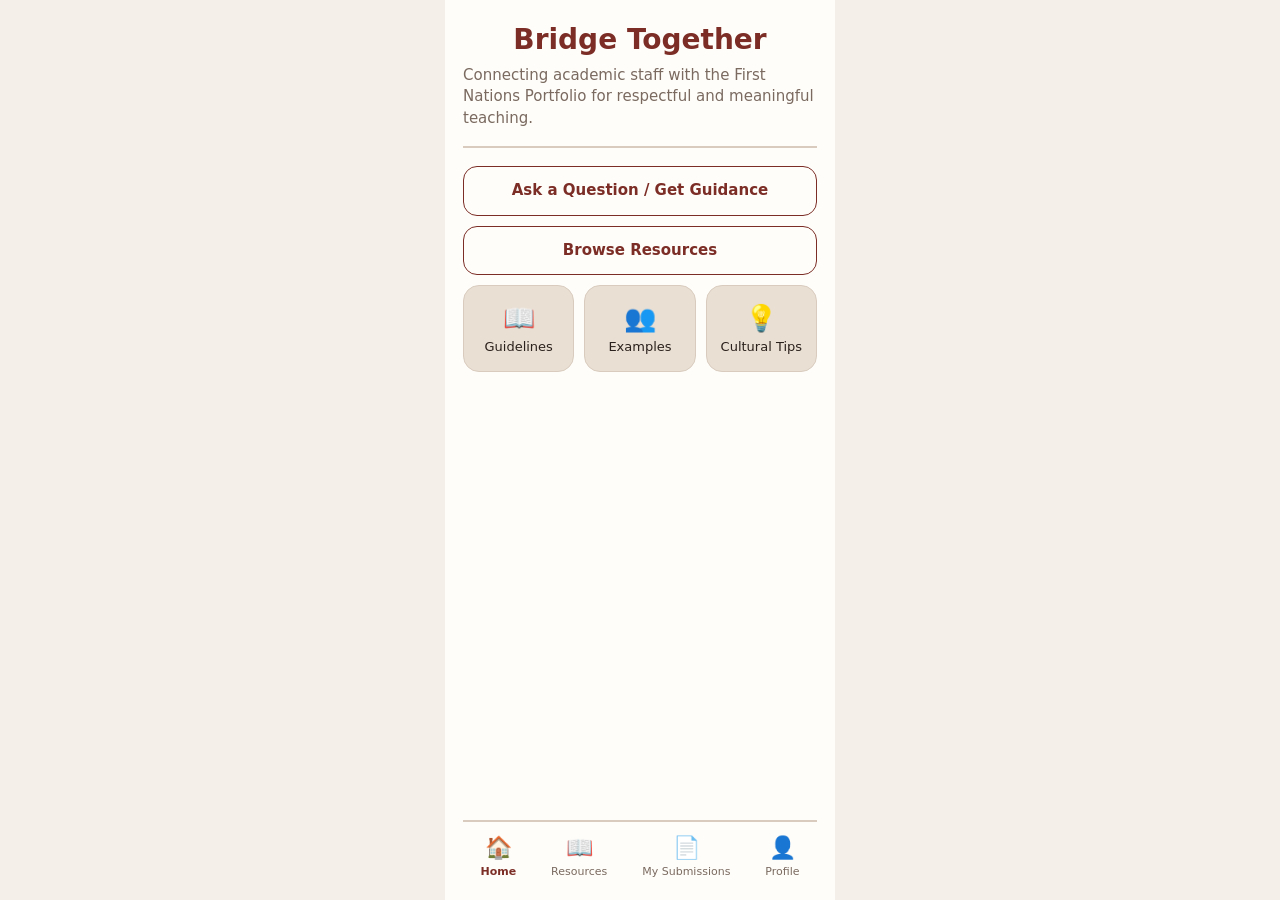
<file: index.html>
<!DOCTYPE html>
<html lang="en">
<head>
<meta charset="utf-8">
<meta name="viewport" content="width=device-width, initial-scale=1">
<title>Home – Bridge Together</title>
<link rel="stylesheet" href="./style.css">
</head>
<body>
<div class="phone">
<h2 style="font-size:28px;color:var(--pri);text-align:center;">Bridge Together</h2>
<p class="sub">Connecting academic staff with the First Nations Portfolio for respectful and meaningful teaching.</p>
<hr style="border:0;border-top:2px solid var(--line);margin:0 0 18px">
<a class="btn o" href="submitQuestion.html">Ask a Question / Get Guidance</a>
<a class="btn o" href="./resourcePage.html">Browse Resources</a>
<div class="tiles">
  <a class="tile" href="./resourcePage.html"><i>📖</i>Guidelines</a>
  <a class="tile" href="./resourcePage.html"><i>👥</i>Examples</a>
  <a class="tile" href="#"><i>💡</i>Cultural Tips</a>
</div>
<div class="nav"><a href="#" class="on"><i>🏠</i>Home</a><a href="./resourcePage.html"><i>📖</i>Resources</a><a href="./mySubmissionPage.html"><i>📄</i>My Submissions</a><a href="./#"><i>👤</i>Profile</a></div>
</div>
</body>
</html>
</file>
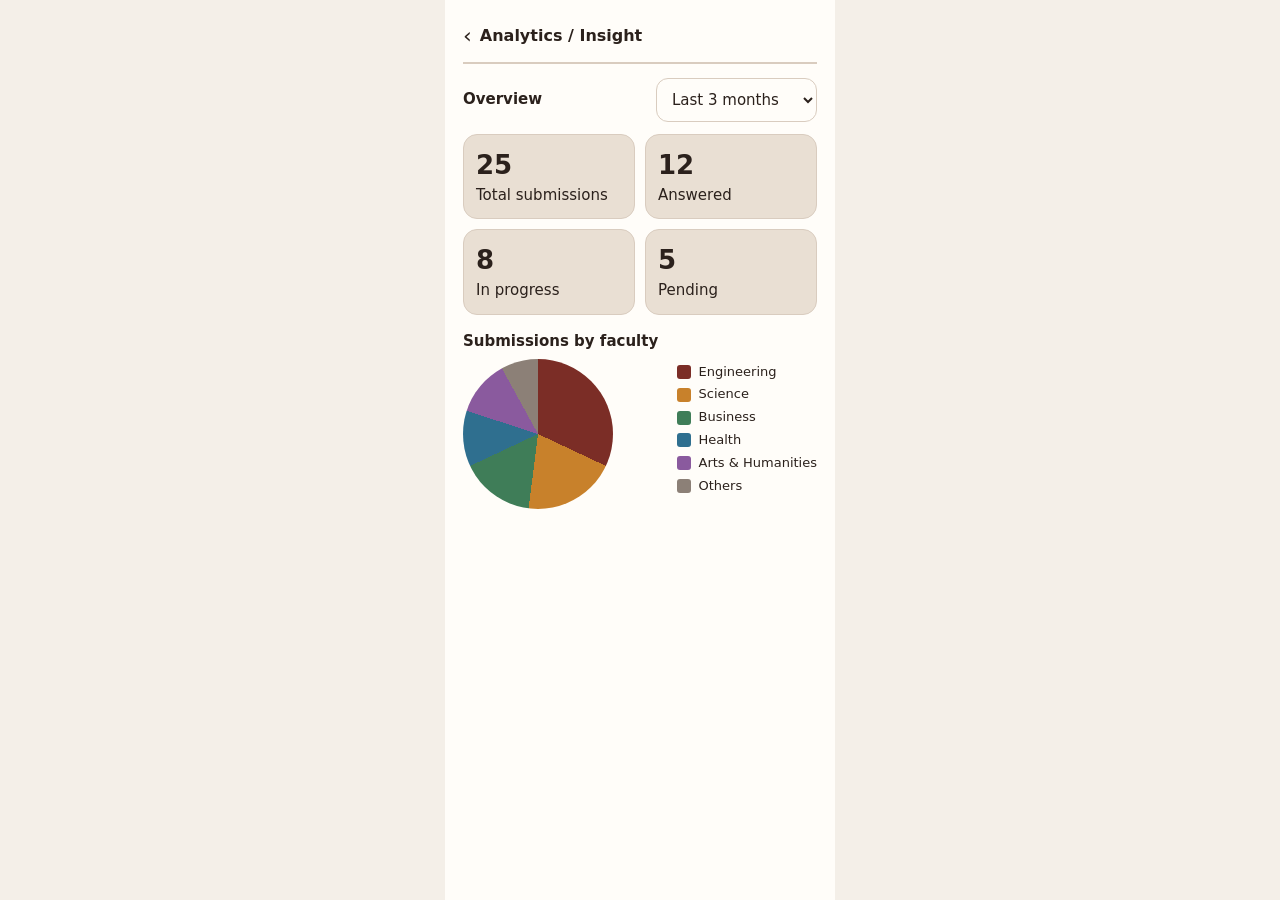
<file: adminAnalytic.html>
<!DOCTYPE html>
<html lang="en">
<head>
<meta charset="utf-8">
<meta name="viewport" content="width=device-width, initial-scale=1">
<title>Analytics – Bridge Together</title>
<link rel="stylesheet" href="./style.css">
</head>
<body>
<div class="phone">
<div class="top"><a class="back" href="./adminDashbroad.html">‹</a><b>Analytics / Insight</b></div>
<div class="row" style="margin-bottom:12px"><h3 style="margin:0">Overview</h3><select style="width:auto"><option>Last 3 months</option><option>Last month</option><option>Last 12 months</option></select></div>
<div class="kpis"><div class="kpi"><b>25</b>Total submissions</div><div class="kpi"><b>12</b>Answered</div><div class="kpi"><b>8</b>In progress</div><div class="kpi"><b>5</b>Pending</div></div>
<h3>Submissions by faculty</h3>
<div class="row" style="align-items:flex-start">
<div class="pie" role="img" aria-label="Pie chart of submissions by faculty"></div>
<div>
<div class="lg"><s style="background:#7b2d26"></s>Engineering</div>
<div class="lg"><s style="background:#c8812b"></s>Science</div>
<div class="lg"><s style="background:#3f7d58"></s>Business</div>
<div class="lg"><s style="background:#2f6f8f"></s>Health</div>
<div class="lg"><s style="background:#8a5a9e"></s>Arts &amp; Humanities</div>
<div class="lg"><s style="background:#8c8077"></s>Others</div>
</div></div>
</div>
</body>
</html>
</file>
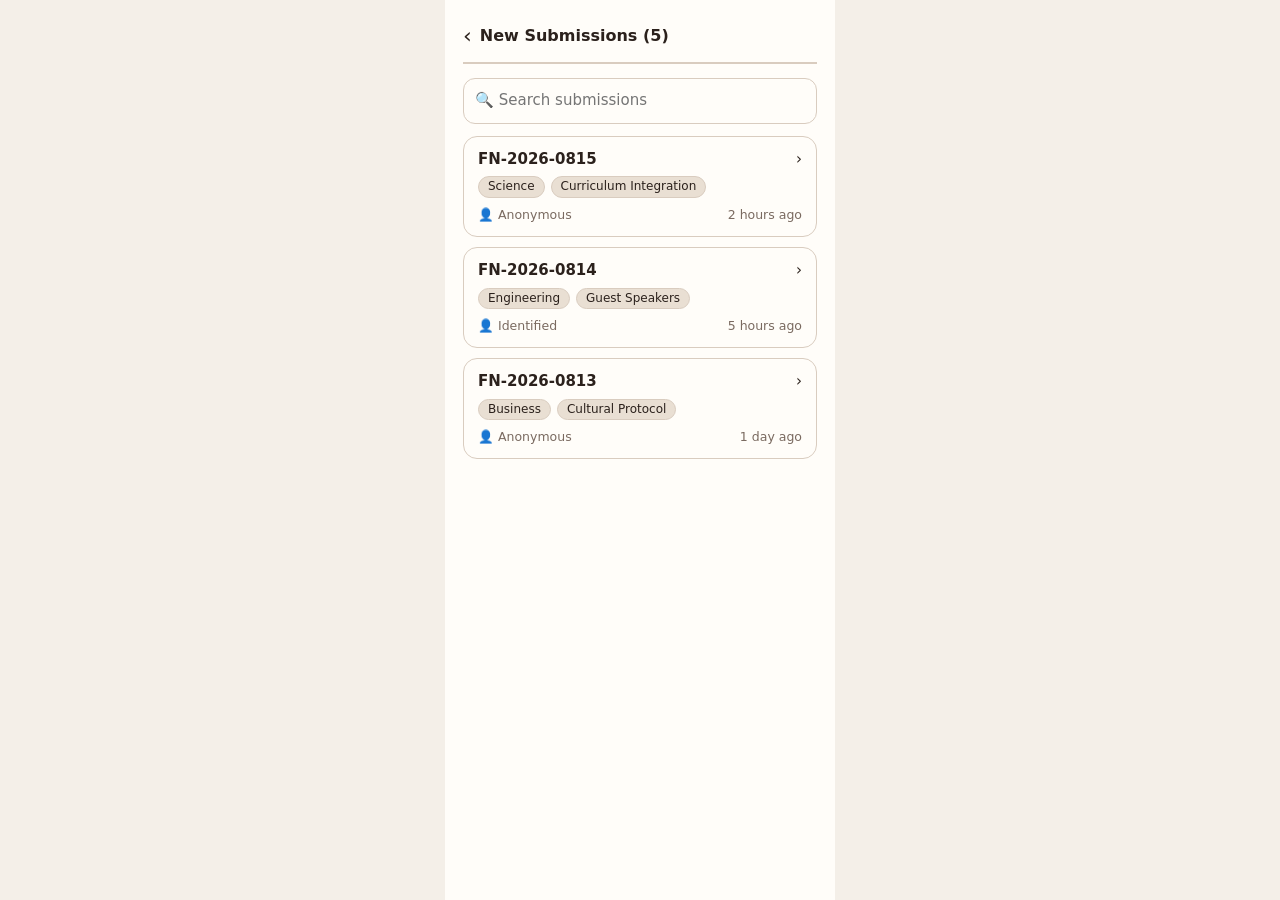
<file: adminNewSubmission.html>
<!DOCTYPE html>
<html lang="en">
<head>
<meta charset="utf-8">
<meta name="viewport" content="width=device-width, initial-scale=1">
<title>New Submissions – Bridge Together</title>
<link rel="stylesheet" href="./style.css">
</head>
<body>
<div class="phone">
<div class="top"><a class="back" href="./adminDashbroad.html">‹</a><b>New Submissions (5)</b></div>
<input type="search" placeholder="🔍 Search submissions" style="margin-bottom:12px">
<a class="item" href="./adminSubmissionDetail.html"><div class="row"><b>FN-2026-0815</b><span>›</span></div><span class="tag">Science</span><span class="tag">Curriculum Integration</span><div class="row" style="margin-top:8px"><small>👤 Anonymous</small><small>2 hours ago</small></div></a>
<a class="item" href="./adminSubmissionDetail.html"><div class="row"><b>FN-2026-0814</b><span>›</span></div><span class="tag">Engineering</span><span class="tag">Guest Speakers</span><div class="row" style="margin-top:8px"><small>👤 Identified</small><small>5 hours ago</small></div></a>
<a class="item" href="./adminSubmissionDetail.html"><div class="row"><b>FN-2026-0813</b><span>›</span></div><span class="tag">Business</span><span class="tag">Cultural Protocol</span><div class="row" style="margin-top:8px"><small>👤 Anonymous</small><small>1 day ago</small></div></a>
</div>
</body>
</html>
</file>
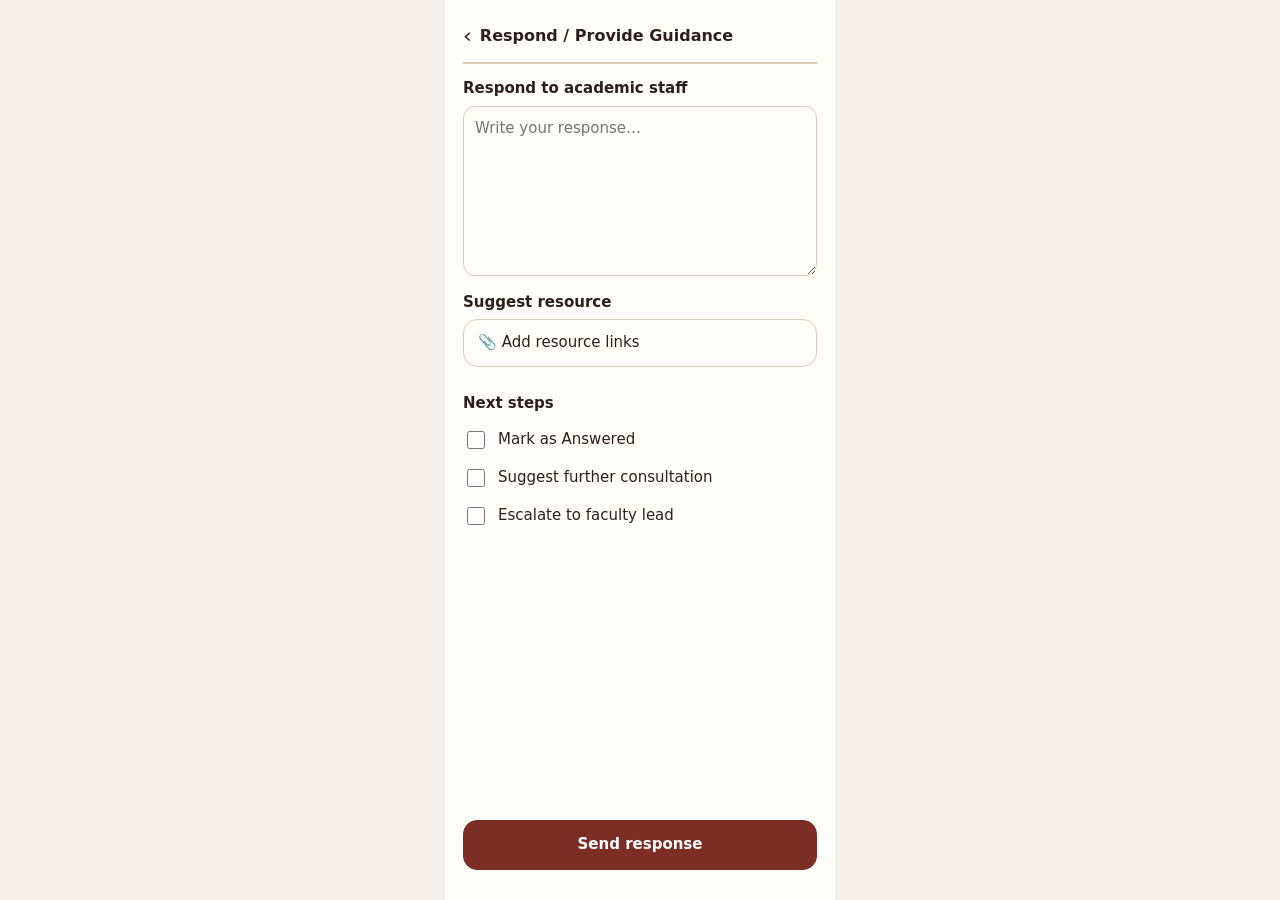
<file: adminRespond.html>
<!DOCTYPE html>
<html lang="en">
<head>
<meta charset="utf-8">
<meta name="viewport" content="width=device-width, initial-scale=1">
<title>Respond – Bridge Together</title>
<link rel="stylesheet" href="./style.css">
</head>
<body>
<div class="phone">
<div class="top"><a class="back" href="./adminSubmissionDetail.html">‹</a><b>Respond / Provide Guidance</b></div>
<h3 style="margin-top:0">Respond to academic staff</h3>
<textarea style="min-height:170px" placeholder="Write your response…"></textarea>
<h3>Suggest resource</h3>
<a class="item" href="#">📎 Add resource links</a>
<h3>Next steps</h3>
<label class="opt"><input type="checkbox">Mark as Answered</label>
<label class="opt"><input type="checkbox">Suggest further consultation</label>
<label class="opt"><input type="checkbox">Escalate to faculty lead</label>
<div class="bottom"><a class="btn" href="./adminNewSubmission.html">Send response</a></div>
</div>
</body>
</html>
</file>
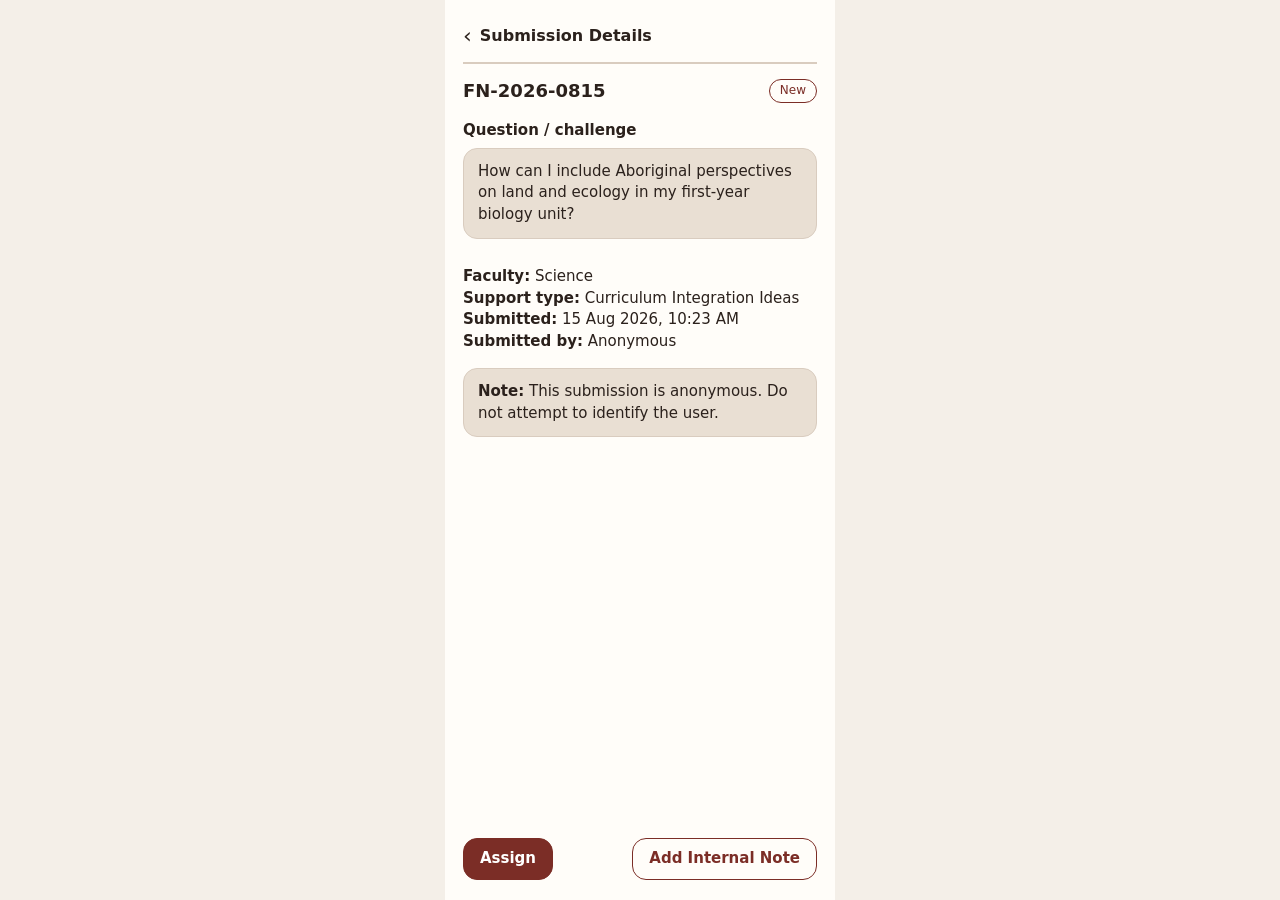
<file: adminSubmissionDetail.html>
<!DOCTYPE html>
<html lang="en">
<head>
<meta charset="utf-8">
<meta name="viewport" content="width=device-width, initial-scale=1">
<title>Submission Details – Bridge Together</title>
<link rel="stylesheet" href="./style.css">
</head>
<body>
<div class="phone">
<div class="top"><a class="back" href="./adminNewSubmission.html">‹</a><b>Submission Details</b></div>
<div class="row"><b style="font-size:18px">FN-2026-0815</b><span class="st n">New</span></div>
<h3>Question / challenge</h3>
<div class="box">How can I include Aboriginal perspectives on land and ecology in my first-year biology unit?</div>
<p><b>Faculty:</b> Science<br><b>Support type:</b> Curriculum Integration Ideas<br><b>Submitted:</b> 15 Aug 2026, 10:23 AM<br><b>Submitted by:</b> Anonymous</p>
<div class="box"><b>Note:</b> This submission is anonymous. Do not attempt to identify the user.</div>
<div class="bottom row"><a class="btn sm" href="./adminRespond.html">Assign</a><a class="btn o sm" href="#">Add Internal Note</a></div>
</div>
</body>
</html>
</file>
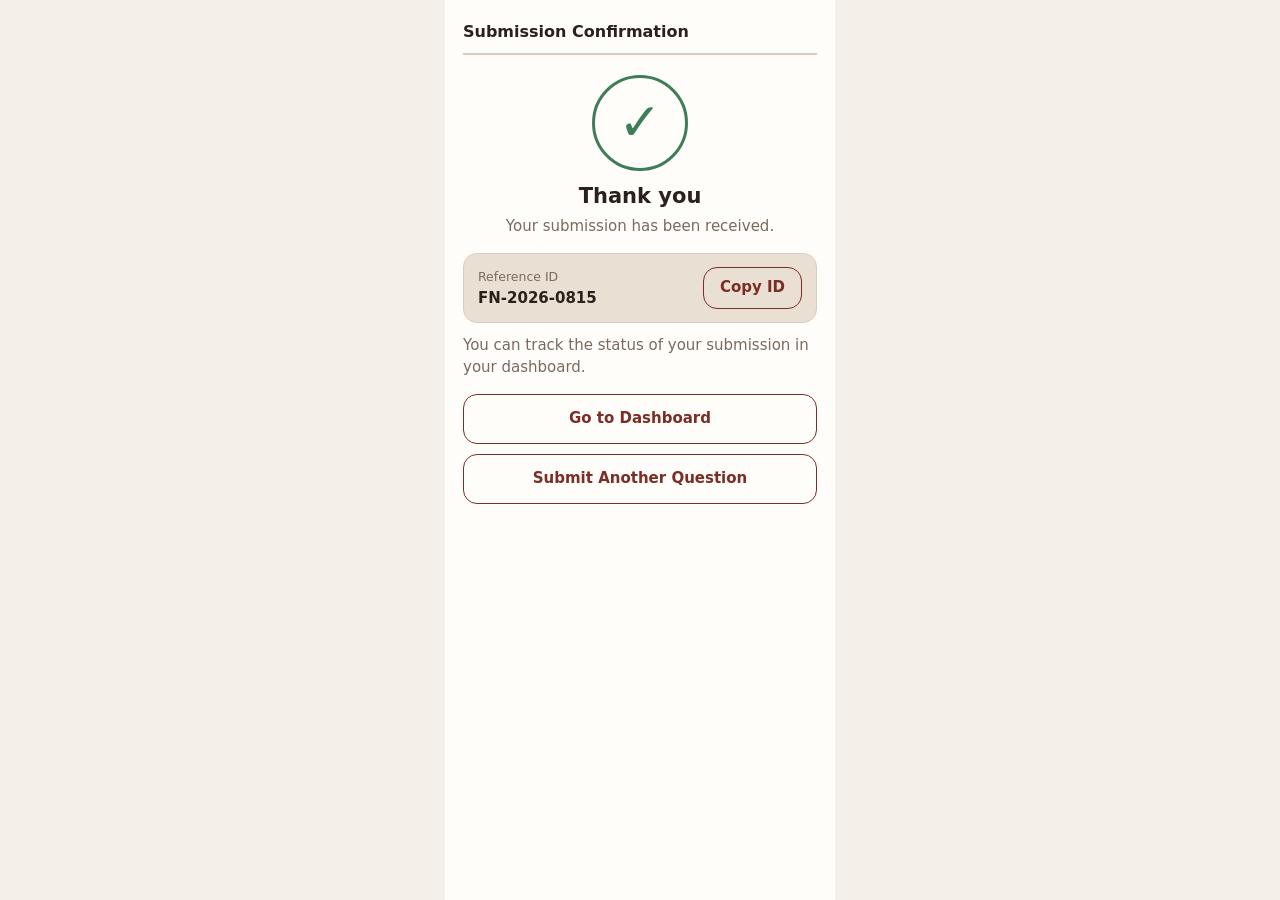
<file: confirmationPage.html>
<!DOCTYPE html>
<html lang="en">
<head>
<meta charset="utf-8">
<meta name="viewport" content="width=device-width, initial-scale=1">
<title>Submission Confirmation – Bridge Together</title>
<link rel="stylesheet" href="./style.css">
</head>
<body>
<div class="phone">
<div class="top"><b>Submission Confirmation</b></div>
<div class="ok">✓</div>
<h2 style="text-align:center">Thank you</h2>
<p class="sub" style="text-align:center">Your submission has been received.</p>
<div class="box row"><div><small style="color:var(--mute)">Reference ID</small><br><b id="id">FN-2026-0815</b></div><button class="btn o sm" onclick="navigator.clipboard&&navigator.clipboard.writeText(document.getElementById('id').textContent)">Copy ID</button></div>
<p class="sub">You can track the status of your submission in your dashboard.</p>
<a class="btn o" href="./mySubmissionPage.html">Go to Dashboard</a>
<a class="btn o" href="./submitQuestion.html">Submit Another Question</a>
</div>
</body>
</html>
</file>
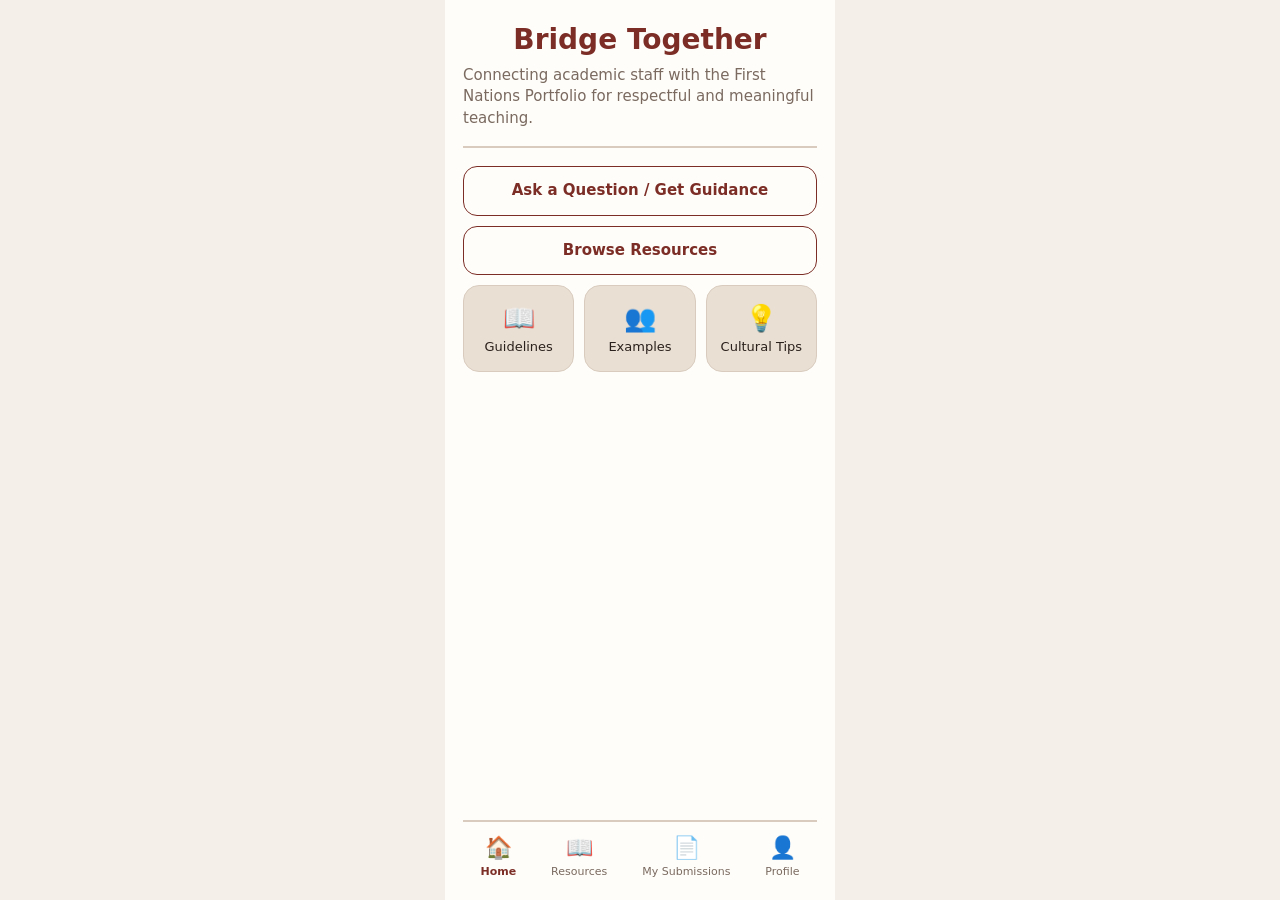
<file: homePage.html>
<!DOCTYPE html>
<html lang="en">
<head>
<meta charset="utf-8">
<meta name="viewport" content="width=device-width, initial-scale=1">
<title>Home – Bridge Together</title>
<link rel="stylesheet" href="./style.css">
</head>
<body>
<div class="phone">
<h2 style="font-size:28px;color:var(--pri);text-align:center;">Bridge Together</h2>
<p class="sub">Connecting academic staff with the First Nations Portfolio for respectful and meaningful teaching.</p>
<hr style="border:0;border-top:2px solid var(--line);margin:0 0 18px">
<a class="btn o" href="./02-submit-question.html">Ask a Question / Get Guidance</a>
<a class="btn o" href="./11-resources.html">Browse Resources</a>
<div class="tiles">
  <a class="tile" href="./11-resources.html"><i>📖</i>Guidelines</a>
  <a class="tile" href="./11-resources.html"><i>👥</i>Examples</a>
  <a class="tile" href="#"><i>💡</i>Cultural Tips</a>
</div>
<div class="nav"><a href="./01-home.html" class="on"><i>🏠</i>Home</a><a href="./11-resources.html"><i>📖</i>Resources</a><a href="./06-my-submissions.html"><i>📄</i>My Submissions</a><a href="./#"><i>👤</i>Profile</a></div>
</div>
</body>
</html>
</file>
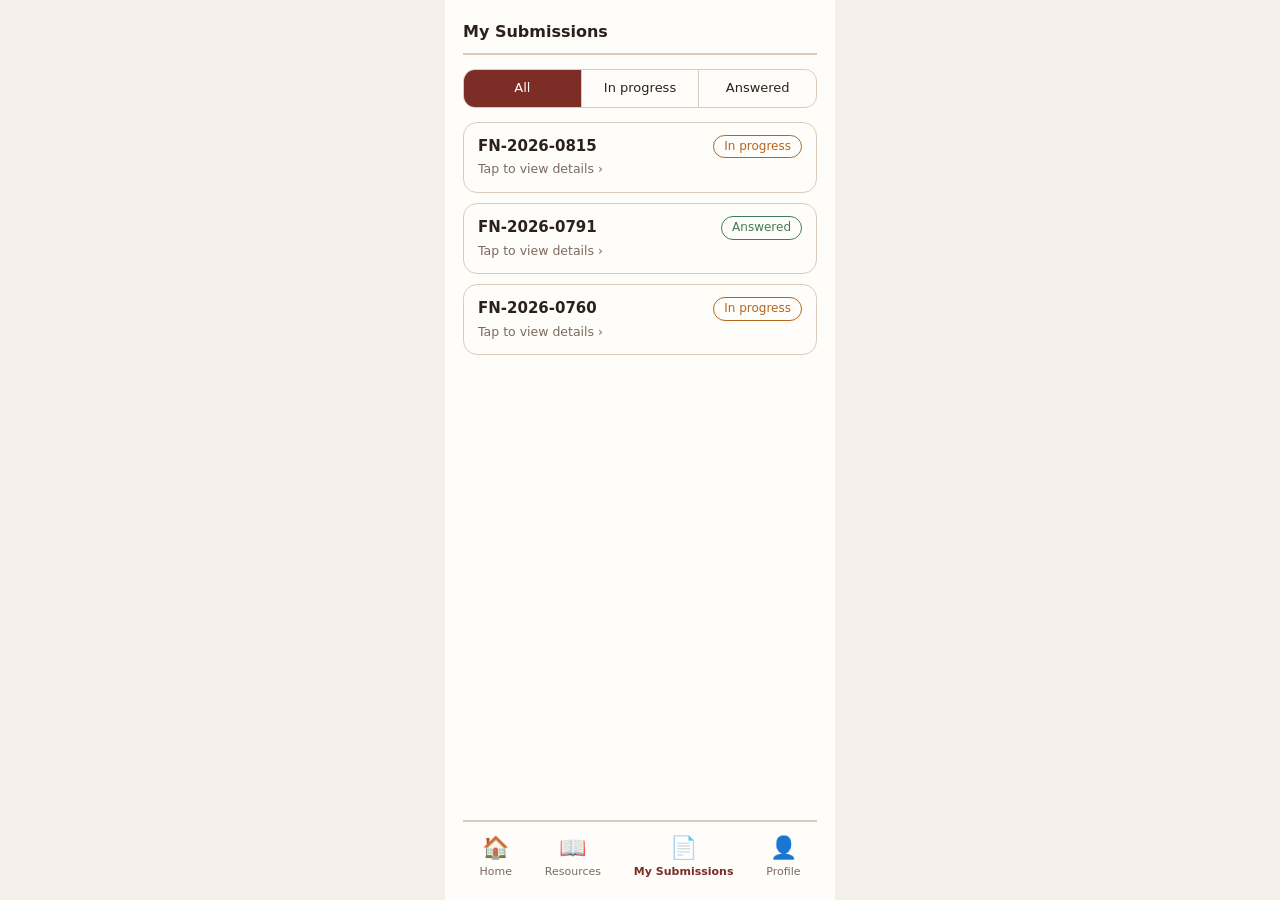
<file: mySubmissionPage.html>
<!DOCTYPE html>
<html lang="en">
<head>
<meta charset="utf-8">
<meta name="viewport" content="width=device-width, initial-scale=1">
<title>My Submissions – Bridge Together</title>
<link rel="stylesheet" href="./style.css">
</head>
<body>
<div class="phone">
<div class="top"><b>My Submissions</b></div>
<div class="tabs"><a class="on" href="./mySubmissionPage.html">All</a><a href="#">In progress</a><a href="#">Answered</a></div>
<a class="item" href="./#"><div class="row"><b>FN-2026-0815</b><span class="st p">In progress</span></div><small>Tap to view details ›</small></a>
<a class="item" href="./#"><div class="row"><b>FN-2026-0791</b><span class="st a">Answered</span></div><small>Tap to view details ›</small></a>
<a class="item" href="./#"><div class="row"><b>FN-2026-0760</b><span class="st p">In progress</span></div><small>Tap to view details ›</small></a>
<div class="nav"><a href="./index.html"><i>🏠</i>Home</a><a href="./resourcePage.html"><i>📖</i>Resources</a><a href="./mySubmissionPage.html" class="on"><i>📄</i>My Submissions</a><a href="./#"><i>👤</i>Profile</a></div>
</div>
</body>
</html>
</file>
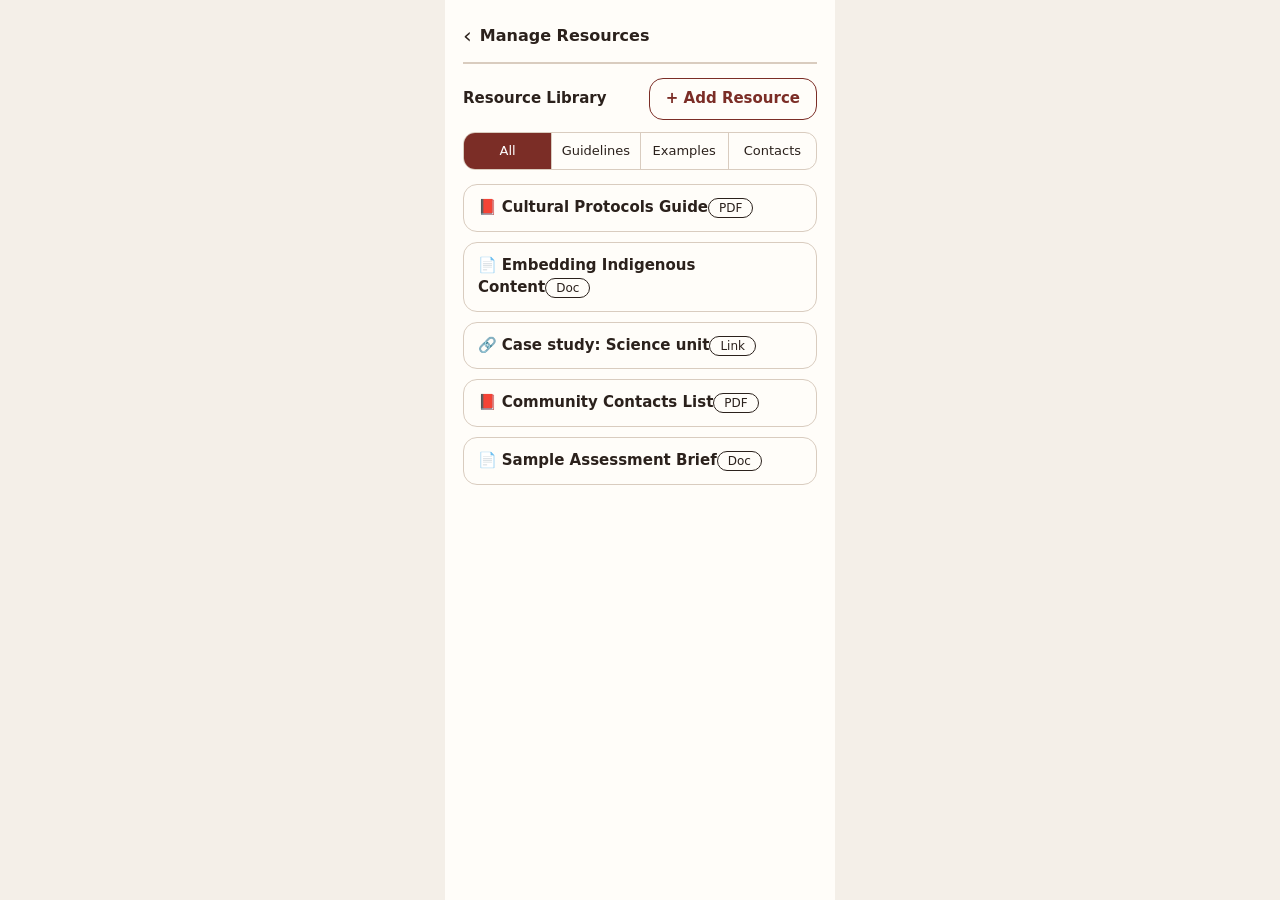
<file: resourcePage.html>
<!DOCTYPE html>
<html lang="en">
<head>
<meta charset="utf-8">
<meta name="viewport" content="width=device-width, initial-scale=1">
<title>Resource Library – Bridge Together</title>
<link rel="stylesheet" href="./style.css">
</head>
<body>
<div class="phone">
<div class="top"><a class="back" href="./adminDashbroad.html">‹</a><b>Manage Resources</b></div>
<div class="row" style="margin-bottom:12px"><h3 style="margin:0">Resource Library</h3><a class="btn o sm" href="#">+ Add Resource</a></div>
<div class="tabs"><a class="on" href="#">All</a><a href="#">Guidelines</a><a href="#">Examples</a><a href="#">Contacts</a></div>
<div class="item row"><span>📕 <b>Cultural Protocols Guide</b></span><span class="st">PDF</span></div>
<div class="item row"><span>📄 <b>Embedding Indigenous Content</b></span><span class="st">Doc</span></div>
<div class="item row"><span>🔗 <b>Case study: Science unit</b></span><span class="st">Link</span></div>
<div class="item row"><span>📕 <b>Community Contacts List</b></span><span class="st">PDF</span></div>
<div class="item row"><span>📄 <b>Sample Assessment Brief</b></span><span class="st">Doc</span></div>
</div>
</body>
</html>
</file>
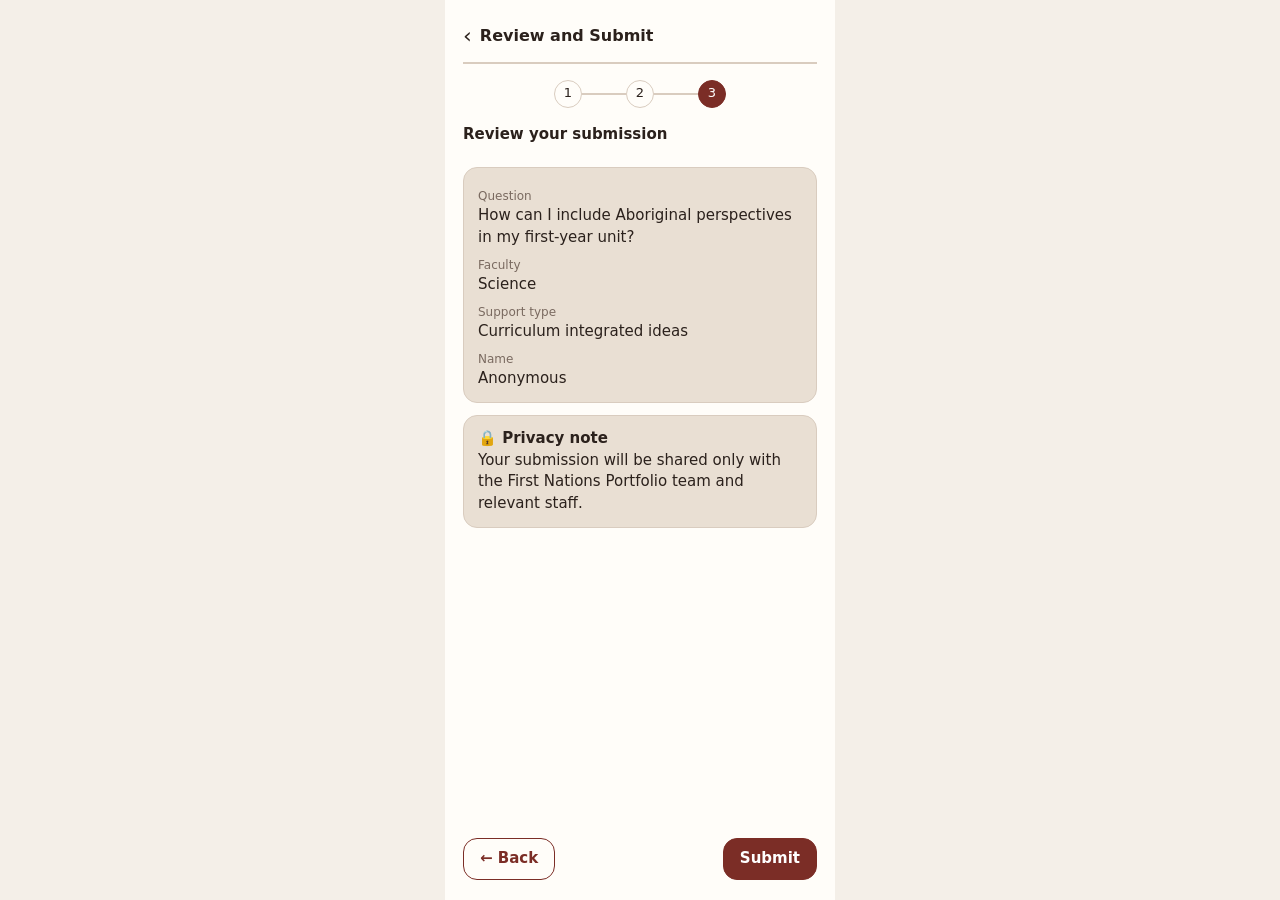
<file: reviewSubmit.html>
<!DOCTYPE html>
<html lang="en">
<head>
<meta charset="utf-8">
<meta name="viewport" content="width=device-width, initial-scale=1">
<title>Review and Submit – Bridge Together</title>
<link rel="stylesheet" href="./style.css">
</head>
<body>
<div class="phone">
<div class="top"><a class="back" href="./subjectSupport.html">‹</a><b>Review and Submit</b></div>
<div class="steps"><span>1</span><hr><span>2</span><hr><span class="on">3</span></div>
<h3 style="margin-top:0">Review your submission</h3>
<dl class="box"><dt>Question</dt><dd>How can I include Aboriginal perspectives in my first-year unit?</dd><dt>Faculty</dt><dd>Science</dd><dt>Support type</dt><dd>Curriculum integrated ideas</dd><dt>Name</dt><dd>Anonymous</dd></dl>
<div class="box"><b>🔒 Privacy note</b><br>Your submission will be shared only with the First Nations Portfolio team and relevant staff.</div>
<div class="bottom row"><a class="btn o sm" href="./subjectSupport.html">← Back</a><a class="btn sm" href="./confirmationPage.html">Submit</a></div>
</div>
</body>
</html>
</file>
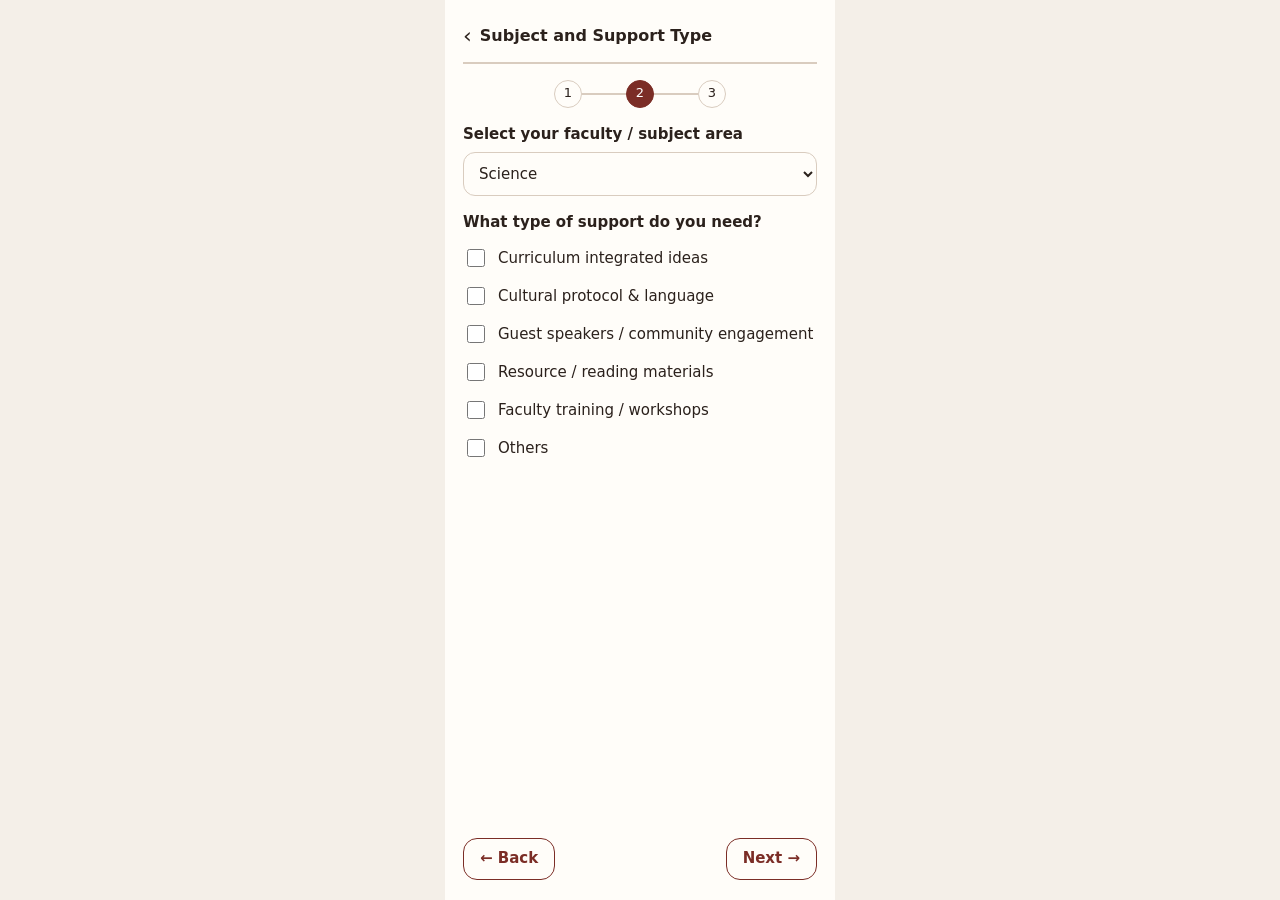
<file: subjectSupport.html>
<!DOCTYPE html>
<html lang="en">
<head>
<meta charset="utf-8">
<meta name="viewport" content="width=device-width, initial-scale=1">
<title>Subject and Support Type – Bridge Together</title>
<link rel="stylesheet" href="./style.css">
</head>
<body>
<div class="phone">
<div class="top"><a class="back" href="./submitQuestion.html">‹</a><b>Subject and Support Type</b></div>
<div class="steps"><span>1</span><hr><span class="on">2</span><hr><span>3</span></div>
<h3 style="margin-top:0">Select your faculty / subject area</h3>
<select><option>Science</option><option>Engineering</option><option>Business</option><option>Health</option><option>Arts &amp; Humanities</option><option>Other</option></select>
<h3>What type of support do you need?</h3>
<label class="opt"><input type="checkbox">Curriculum integrated ideas</label>
<label class="opt"><input type="checkbox">Cultural protocol &amp; language</label>
<label class="opt"><input type="checkbox">Guest speakers / community engagement</label>
<label class="opt"><input type="checkbox">Resource / reading materials</label>
<label class="opt"><input type="checkbox">Faculty training / workshops</label>
<label class="opt"><input type="checkbox">Others</label>
<div class="bottom row"><a class="btn o sm" href="./submitQuestion.html">← Back</a><a class="btn o sm" href="./reviewSubmit.html">Next →</a></div>
</div>
</body>
</html>
</file>
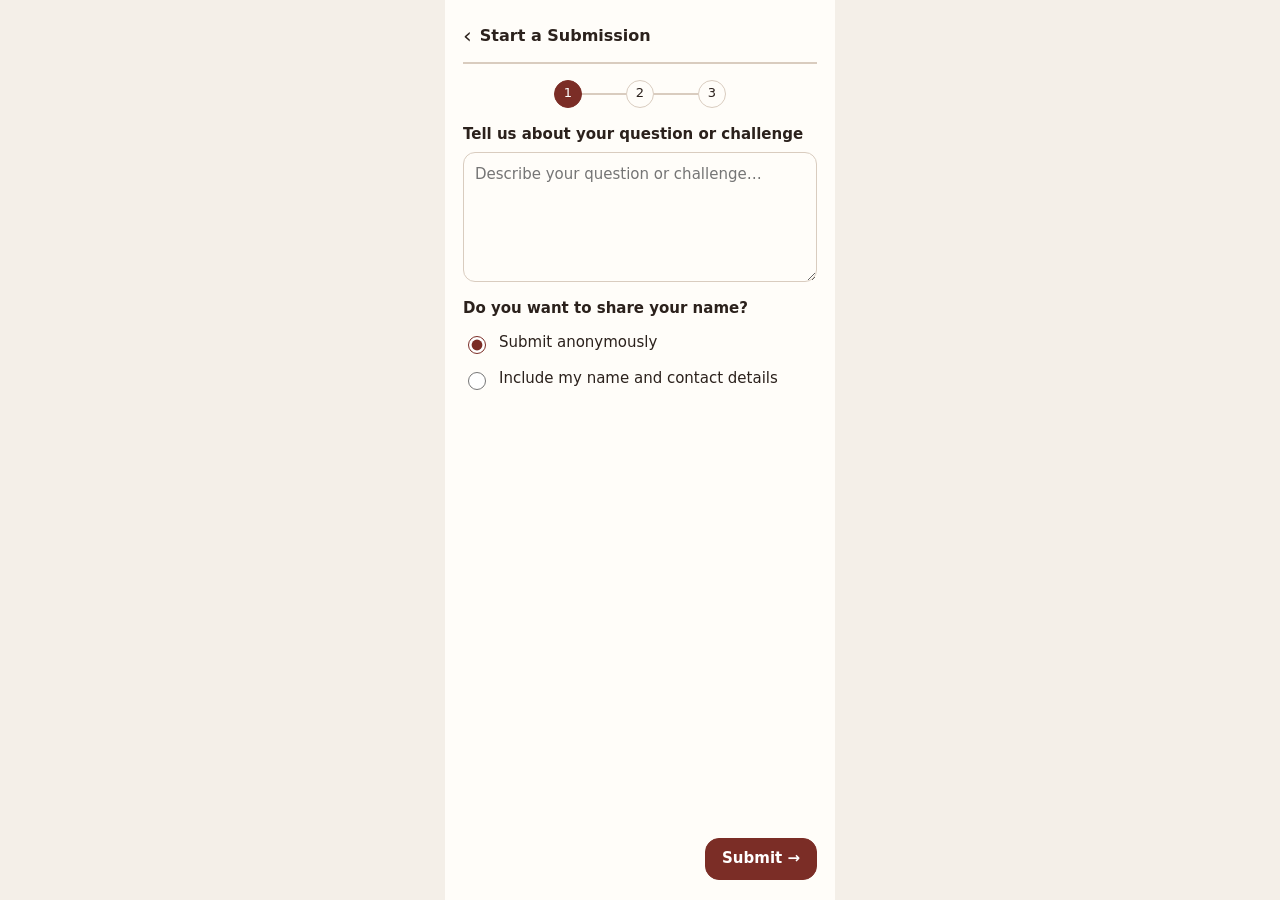
<file: submitQuestion.html>
<!DOCTYPE html>
<html lang="en">
<head>
<meta charset="utf-8">
<meta name="viewport" content="width=device-width, initial-scale=1">
<title>Start a Submission – Bridge Together</title>
<link rel="stylesheet" href="./style.css">
</head>
<body>
<div class="phone">
<div class="top"><a class="back" href="./index.html">‹</a><b>Start a Submission</b></div>
<div class="steps"><span class="on">1</span><hr><span>2</span><hr><span>3</span></div>
<h3 style="margin-top:0">Tell us about your question or challenge</h3>
<textarea placeholder="Describe your question or challenge…"></textarea>
<h3>Do you want to share your name?</h3>
<label class="opt"><input type="radio" name="a" checked>Submit anonymously</label>
<label class="opt"><input type="radio" name="a">Include my name and contact details</label>
<div class="bottom" style="text-align:right"><a class="btn sm" href="./subjectSupport.html">Submit →</a></div>
</div>
</body>
</html>
</file>
<file: style.css>
:root{--bg:#f4efe8;--card:#fffdf9;--ink:#2b211c;--mute:#7a6a60;--line:#d9ccbf;--pri:#7b2d26;--priink:#fff;--ok:#3f7d58;--warn:#b5651d;--box:#e9dfd3}
@media (prefers-color-scheme:dark){:root{--bg:#1c1613;--card:#2a211d;--ink:#f1e8df;--mute:#b5a69b;--line:#4a3d36;--pri:#d9776b;--priink:#1c1613;--ok:#6fbf8a;--warn:#e0a050;--box:#382c26}}
*{box-sizing:border-box}
body{margin:0;background:var(--bg);color:var(--ink);font:15px/1.45 system-ui,-apple-system,"Segoe UI",sans-serif}
.phone{max-width:390px;min-height:100vh;margin:0 auto;background:var(--card);padding:20px 18px;display:flex;flex-direction:column}
a{color:inherit;text-decoration:none}
h2{font-size:21px;margin:0 0 4px}h3{font-size:15px;margin:16px 0 6px}
.top{display:flex;align-items:center;gap:8px;border-bottom:2px solid var(--line);padding-bottom:10px;margin-bottom:14px}
.top b{flex:1;font-size:16px}.back{font-size:22px}
.sub{color:var(--mute);margin:0 0 16px}
.btn{display:block;width:100%;text-align:center;border:1.5px solid var(--pri);background:var(--pri);color:var(--priink);border-radius:14px;padding:13px;font:inherit;font-weight:600;margin-bottom:10px;cursor:pointer}
.btn.o{background:transparent;color:var(--pri)}
.btn.sm{display:inline-block;width:auto;padding:9px 16px;margin:0}
.row{display:flex;gap:10px;justify-content:space-between;align-items:center}
.bottom{margin-top:auto;padding-top:16px}
.tiles{display:grid;grid-template-columns:repeat(3,1fr);gap:10px}
.tile{border:1.5px solid var(--line);background:var(--box);border-radius:16px;padding:14px 4px;text-align:center;font-size:13px}
.tile i{display:block;font-style:normal;font-size:26px}
.steps{display:flex;align-items:center;justify-content:center;margin:2px 0 16px}
.steps span{width:28px;height:28px;border-radius:50%;border:1.5px solid var(--line);display:grid;place-items:center;font-size:13px}
.steps span.on{background:var(--pri);color:var(--priink);border-color:var(--pri)}
.steps hr{width:44px;border:0;border-top:2px solid var(--line);margin:0}
textarea,select,input[type=search]{width:100%;border:1.5px solid var(--line);background:var(--card);color:var(--ink);border-radius:12px;padding:11px;font:inherit}
textarea{min-height:130px;resize:vertical}
label.opt{display:flex;gap:10px;align-items:center;padding:7px 0}
label.opt input{width:18px;height:18px;accent-color:var(--pri)}
.box{border:1.5px solid var(--line);border-radius:14px;padding:12px 14px;margin-bottom:12px;background:var(--box)}
.box dt{color:var(--mute);font-size:12px;margin-top:8px}.box dd{margin:0}
.item{border:1.5px solid var(--line);border-radius:14px;padding:12px 14px;margin-bottom:10px;display:block;background:var(--card)}
.item small{color:var(--mute)}
.tag{display:inline-block;border:1px solid var(--line);border-radius:999px;padding:1px 9px;font-size:12px;margin:6px 6px 0 0;background:var(--box)}
.st{border-radius:999px;padding:2px 10px;font-size:12px;border:1px solid currentColor;white-space:nowrap}
.st.p{color:var(--warn)}.st.a{color:var(--ok)}.st.n{color:var(--pri)}
.tabs{display:flex;border:1.5px solid var(--line);border-radius:12px;overflow:hidden;margin-bottom:14px}
.tabs a{flex:1;text-align:center;padding:9px 2px;font-size:13px;border-right:1px solid var(--line)}
.tabs a:last-child{border:0}.tabs a.on{background:var(--pri);color:var(--priink)}
.nav{margin-top:auto;border-top:2px solid var(--line);display:flex;justify-content:space-around;padding-top:10px}
.nav a{font-size:11px;color:var(--mute);display:grid;justify-items:center}.nav i{font-style:normal;font-size:22px}.nav a.on{color:var(--pri);font-weight:600}
.menu{display:flex;align-items:center;gap:12px;padding:13px 10px;border-radius:12px}
.menu.on{border:1.5px solid var(--line);background:var(--box)}.menu i{font-style:normal;font-size:22px;width:28px;text-align:center}.menu span{flex:1}
.cnt{border:1.5px solid var(--line);border-radius:50%;min-width:26px;height:26px;display:grid;place-items:center;font-size:12px}
.ok{width:96px;height:96px;border:3px solid var(--ok);color:var(--ok);border-radius:50%;display:grid;place-items:center;font-size:52px;margin:6px auto 10px}
.kpis{display:grid;grid-template-columns:1fr 1fr;gap:10px}
.kpi{border:1.5px solid var(--line);border-radius:14px;padding:12px;background:var(--box)}.kpi b{font-size:26px;display:block}
.pie{width:150px;height:150px;border-radius:50%;flex:none;background:conic-gradient(#7b2d26 0 32%,#c8812b 0 52%,#3f7d58 0 68%,#2f6f8f 0 80%,#8a5a9e 0 92%,#8c8077 0 100%)}
.lg{display:flex;align-items:center;gap:8px;font-size:13px;margin:4px 0}.lg s{width:14px;height:14px;border-radius:3px}
</file>
